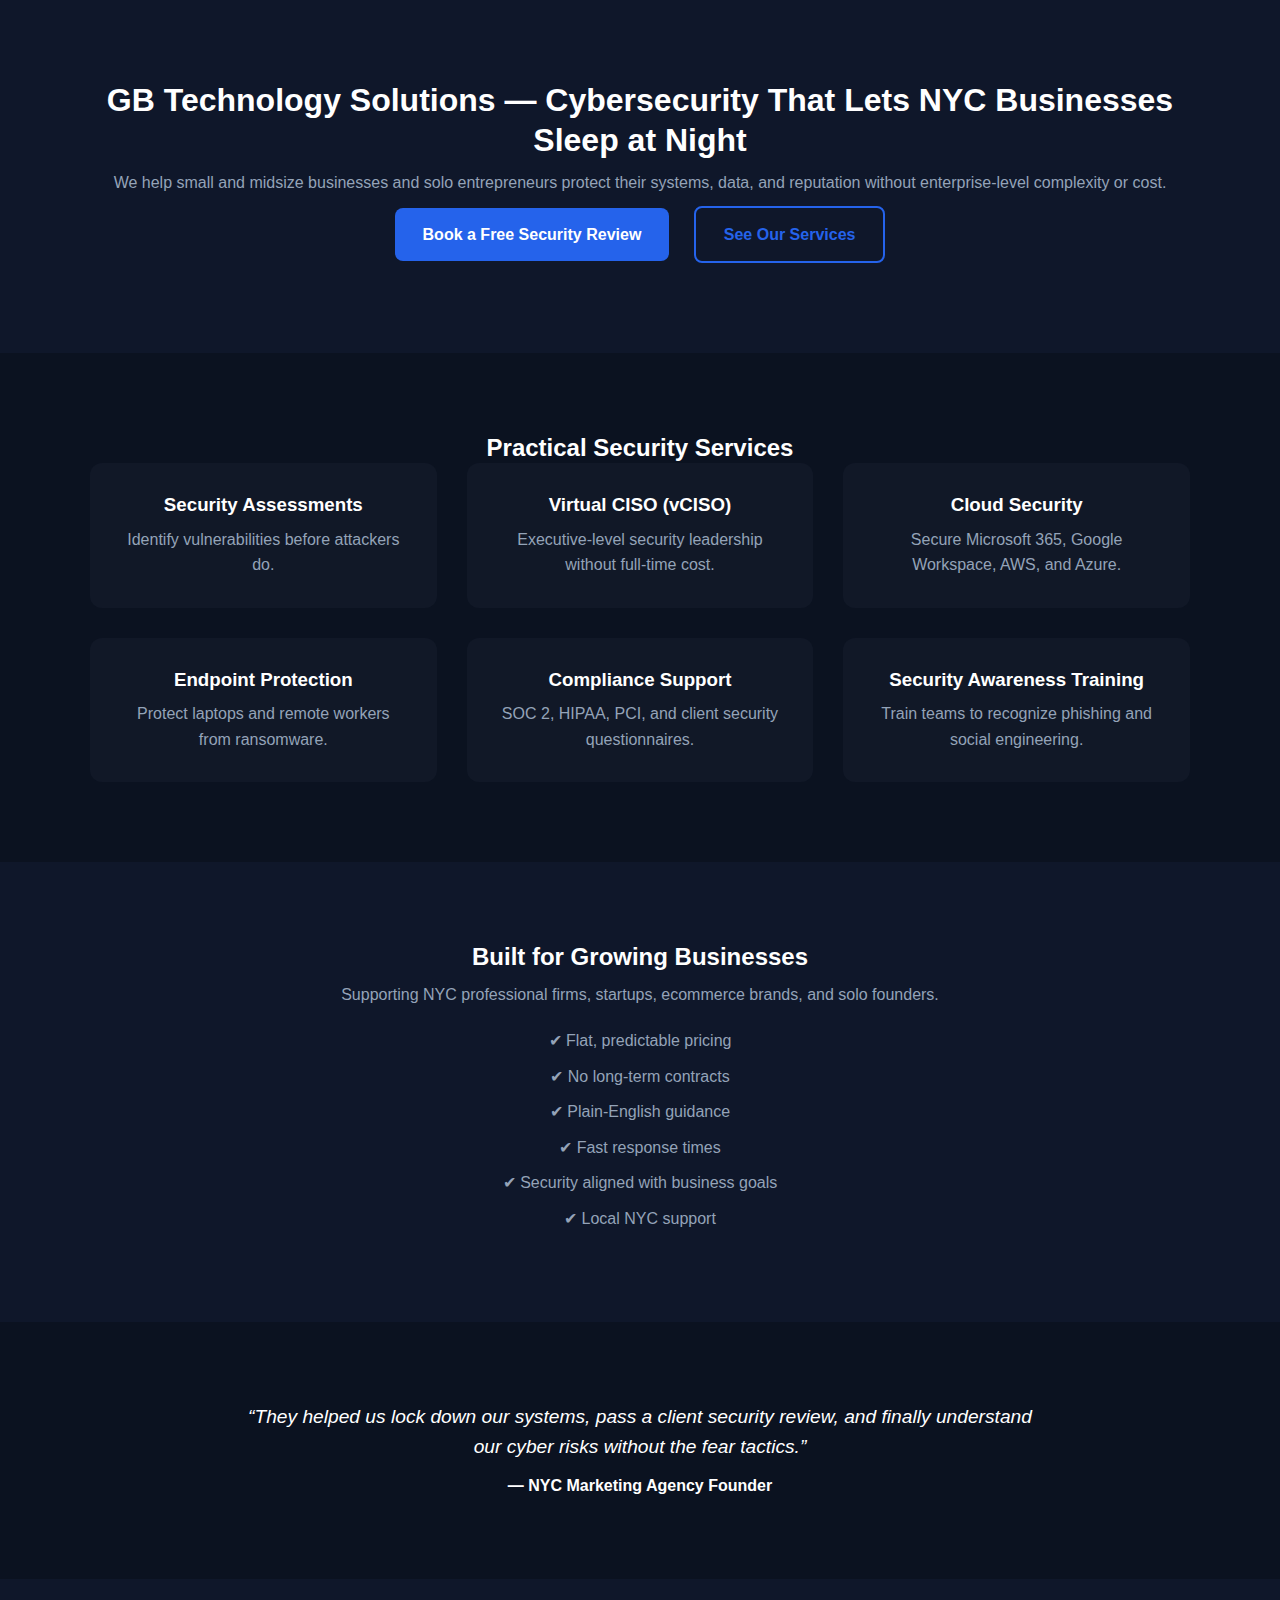
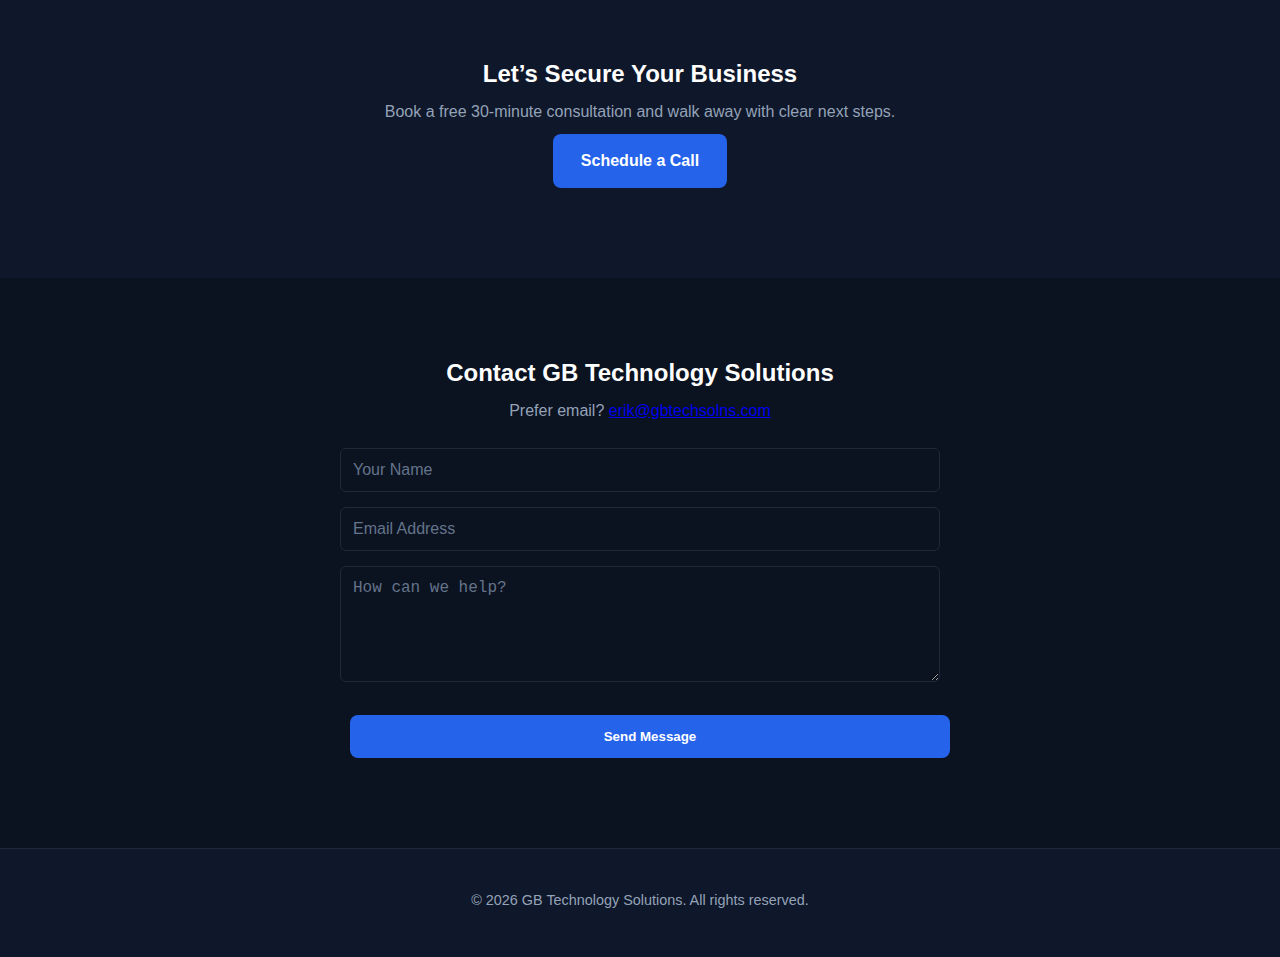
<file: index.html>
<!DOCTYPE html>
<html lang="en">
<head>
  <meta charset="UTF-8" />
  <meta name="viewport" content="width=device-width, initial-scale=1.0" />
  <title>GB Technology Solutions | NYC Cybersecurity Consulting</title>
  <link rel="stylesheet" href="style.css">
</head>
<body>

  <!-- Hero -->
  <section class="center">
    <div class="container">
      <h1>
        GB Technology Solutions — Cybersecurity That Lets NYC Businesses Sleep at Night
      </h1>
      <p class="muted">
        We help small and midsize businesses and solo entrepreneurs protect their systems,
        data, and reputation without enterprise-level complexity or cost.
      </p>
      <a href="#contact" class="btn btn-primary">Book a Free Security Review</a>
      <a href="#services" class="btn btn-outline">See Our Services</a>
    </div>
  </section>

  <!-- Services -->
  <section id="services" class="dark">
    <div class="container center">
      <h2>Practical Security Services</h2>

      <div class="grid grid-3">
        <div class="card">
          <h3>Security Assessments</h3>
          <p class="muted">Identify vulnerabilities before attackers do.</p>
        </div>

        <div class="card">
          <h3>Virtual CISO (vCISO)</h3>
          <p class="muted">Executive-level security leadership without full-time cost.</p>
        </div>

        <div class="card">
          <h3>Cloud Security</h3>
          <p class="muted">Secure Microsoft 365, Google Workspace, AWS, and Azure.</p>
        </div>

        <div class="card">
          <h3>Endpoint Protection</h3>
          <p class="muted">Protect laptops and remote workers from ransomware.</p>
        </div>

        <div class="card">
          <h3>Compliance Support</h3>
          <p class="muted">SOC 2, HIPAA, PCI, and client security questionnaires.</p>
        </div>

        <div class="card">
          <h3>Security Awareness Training</h3>
          <p class="muted">Train teams to recognize phishing and social engineering.</p>
        </div>
      </div>
    </div>
  </section>

  <!-- Who We Serve -->
  <section>
    <div class="container center">
      <h2>Built for Growing Businesses</h2>
      <p class="muted">
        Supporting NYC professional firms, startups, ecommerce brands, and solo founders.
      </p>

      <ul class="muted">
        <li>✔ Flat, predictable pricing</li>
        <li>✔ No long-term contracts</li>
        <li>✔ Plain-English guidance</li>
        <li>✔ Fast response times</li>
        <li>✔ Security aligned with business goals</li>
        <li>✔ Local NYC support</li>
      </ul>
    </div>
  </section>

  <!-- Testimonial -->
  <section class="dark center">
    <div class="container">
      <p class="testimonial">
        “They helped us lock down our systems, pass a client security review,
        and finally understand our cyber risks without the fear tactics.”
      </p>
      <p><strong>— NYC Marketing Agency Founder</strong></p>
    </div>
  </section>

  <!-- CTA -->
  <section class="center">
    <div class="container">
      <h2>Let’s Secure Your Business</h2>
      <p class="muted">
        Book a free 30-minute consultation and walk away with clear next steps.
      </p>
      <a href="#contact" class="btn btn-primary">Schedule a Call</a>
    </div>
  </section>

  <!-- Contact -->
  <section id="contact" class="dark">
    <div class="container" style="max-width: 600px;">
      <h2 class="center">Contact GB Technology Solutions</h2>
      <p class="center muted">
        Prefer email?
        <a href="mailto:erik@gbtechsolns.com">erik@gbtechsolns.com</a>
      </p>

      <form>
        <input type="text" placeholder="Your Name" required>
        <input type="email" placeholder="Email Address" required>
        <textarea rows="5" placeholder="How can we help?" required></textarea>
        <button type="submit" class="btn btn-primary">Send Message</button>
      </form>
    </div>
  </section>

  <!-- Footer -->
  <footer>
    © 2026 GB Technology Solutions. All rights reserved.
  </footer>

</body>
</html>
</file>
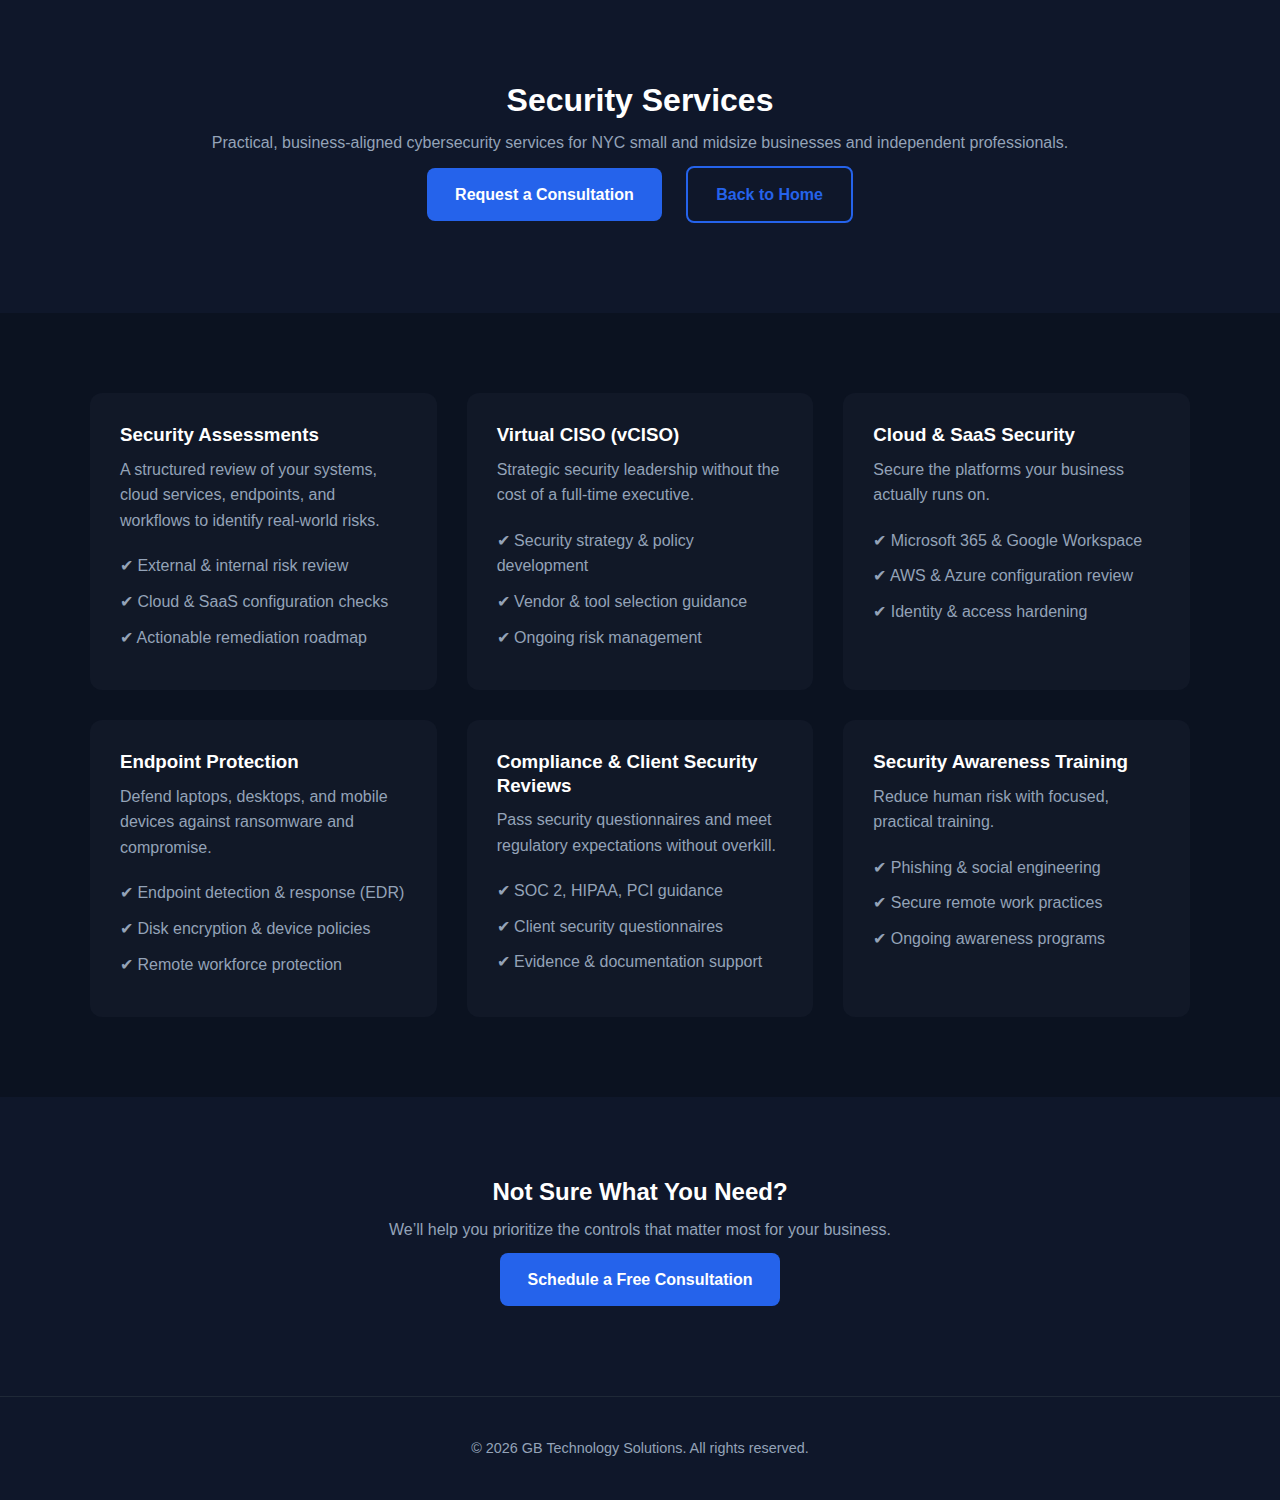
<file: services.html>
<!DOCTYPE html>
<html lang="en">
<head>
  <meta charset="UTF-8" />
  <meta name="viewport" content="width=device-width, initial-scale=1.0" />
  <title>Services | GB Technology Solutions</title>
  <link rel="stylesheet" href="style.css">
</head>
<body>

  <!-- Header / Hero -->
  <section class="center">
    <div class="container">
      <h1>Security Services</h1>
      <p class="muted">
        Practical, business-aligned cybersecurity services for NYC small and midsize businesses
        and independent professionals.
      </p>
      <a href="index.html#contact" class="btn btn-primary">Request a Consultation</a>
      <a href="index.html" class="btn btn-outline">Back to Home</a>
    </div>
  </section>

  <!-- Services List -->
  <section class="dark">
    <div class="container">
      <div class="grid grid-3">

        <div class="card">
          <h3>Security Assessments</h3>
          <p class="muted">
            A structured review of your systems, cloud services, endpoints, and workflows to
            identify real-world risks.
          </p>
          <ul class="muted">
            <li>✔ External & internal risk review</li>
            <li>✔ Cloud & SaaS configuration checks</li>
            <li>✔ Actionable remediation roadmap</li>
          </ul>
        </div>

        <div class="card">
          <h3>Virtual CISO (vCISO)</h3>
          <p class="muted">
            Strategic security leadership without the cost of a full-time executive.
          </p>
          <ul class="muted">
            <li>✔ Security strategy & policy development</li>
            <li>✔ Vendor & tool selection guidance</li>
            <li>✔ Ongoing risk management</li>
          </ul>
        </div>

        <div class="card">
          <h3>Cloud & SaaS Security</h3>
          <p class="muted">
            Secure the platforms your business actually runs on.
          </p>
          <ul class="muted">
            <li>✔ Microsoft 365 & Google Workspace</li>
            <li>✔ AWS & Azure configuration review</li>
            <li>✔ Identity & access hardening</li>
          </ul>
        </div>

        <div class="card">
          <h3>Endpoint Protection</h3>
          <p class="muted">
            Defend laptops, desktops, and mobile devices against ransomware and compromise.
          </p>
          <ul class="muted">
            <li>✔ Endpoint detection & response (EDR)</li>
            <li>✔ Disk encryption & device policies</li>
            <li>✔ Remote workforce protection</li>
          </ul>
        </div>

        <div class="card">
          <h3>Compliance & Client Security Reviews</h3>
          <p class="muted">
            Pass security questionnaires and meet regulatory expectations without overkill.
          </p>
          <ul class="muted">
            <li>✔ SOC 2, HIPAA, PCI guidance</li>
            <li>✔ Client security questionnaires</li>
            <li>✔ Evidence & documentation support</li>
          </ul>
        </div>

        <div class="card">
          <h3>Security Awareness Training</h3>
          <p class="muted">
            Reduce human risk with focused, practical training.
          </p>
          <ul class="muted">
            <li>✔ Phishing & social engineering</li>
            <li>✔ Secure remote work practices</li>
            <li>✔ Ongoing awareness programs</li>
          </ul>
        </div>

      </div>
    </div>
  </section>

  <!-- CTA -->
  <section class="center">
    <div class="container">
      <h2>Not Sure What You Need?</h2>
      <p class="muted">
        We’ll help you prioritize the controls that matter most for your business.
      </p>
      <a href="index.html#contact" class="btn btn-primary">Schedule a Free Consultation</a>
    </div>
  </section>

  <!-- Footer -->
  <footer>
    © 2026 GB Technology Solutions. All rights reserved.
  </footer>

</body>
</html>
</file>
<file: style.css>
/*
  GB Technology Solutions – Core Stylesheet
  Static, GitHub Pages–friendly
*/

/* Reset */
* {
  margin: 0;
  padding: 0;
  box-sizing: border-box;
}

/* Base */
body {
  font-family: Arial, Helvetica, sans-serif;
  background-color: #0f172a; /* slate-900 */
  color: #ffffff;
  line-height: 1.6;
}

h1, h2, h3 {
  font-weight: 700;
  line-height: 1.25;
}

p {
  margin-top: 10px;
}

section {
  padding: 80px 20px;
}

/* Layout */
.container {
  max-width: 1100px;
  margin: 0 auto;
}

.center {
  text-align: center;
}

.dark {
  background-color: #0b1220;
}

/* Buttons */
.btn {
  display: inline-block;
  padding: 14px 28px;
  margin: 10px;
  border-radius: 8px;
  text-decoration: none;
  font-weight: bold;
  transition: all 0.25s ease;
  cursor: pointer;
}

.btn-primary {
  background-color: #2563eb; /* blue-600 */
  color: #ffffff;
  border: none;
}

.btn-primary:hover {
  background-color: #1d4ed8; /* blue-700 */
}

.btn-outline {
  background: transparent;
  border: 2px solid #2563eb;
  color: #2563eb;
}

.btn-outline:hover {
  background-color: #2563eb;
  color: #ffffff;
}

/* Grid */
.grid {
  display: grid;
  gap: 30px;
}

@media (min-width: 768px) {
  .grid-3 {
    grid-template-columns: repeat(3, 1fr);
  }
}

/* Cards */
.card {
  background-color: #111827; /* slate-800 */
  padding: 30px;
  border-radius: 12px;
  transition: transform 0.3s ease, box-shadow 0.3s ease;
}

.card:hover {
  transform: translateY(-6px);
  box-shadow: 0 12px 30px rgba(0, 0, 0, 0.4);
}

/* Text helpers */
.muted {
  color: #94a3b8; /* slate-400 */
}

.testimonial {
  font-style: italic;
  font-size: 1.2rem;
  max-width: 800px;
  margin: 0 auto;
}

/* Lists */
ul {
  list-style: none;
  margin-top: 20px;
}

li {
  margin-bottom: 10px;
}

/* Forms */
form {
  margin-top: 25px;
}

input,
textarea {
  width: 100%;
  padding: 12px;
  margin-bottom: 15px;
  border-radius: 6px;
  border: 1px solid #1f2937;
  background-color: #0b1220;
  color: #ffffff;
  font-size: 1rem;
}

input::placeholder,
textarea::placeholder {
  color: #64748b; /* slate-500 */
}

input:focus,
textarea:focus {
  outline: none;
  border-color: #2563eb;
}

button.btn {
  width: 100%;
}

/* Footer */
footer {
  padding: 40px 20px;
  text-align: center;
  border-top: 1px solid #1f2937;
  color: #94a3b8;
  font-size: 0.9rem;
}

/* Responsive tweaks */
@media (max-width: 640px) {
  h1 {
    font-size: 2rem;
  }

  h2 {
    font-size: 1.75rem;
  }

  section {
    padding: 60px 16px;
  }
}
</file>
